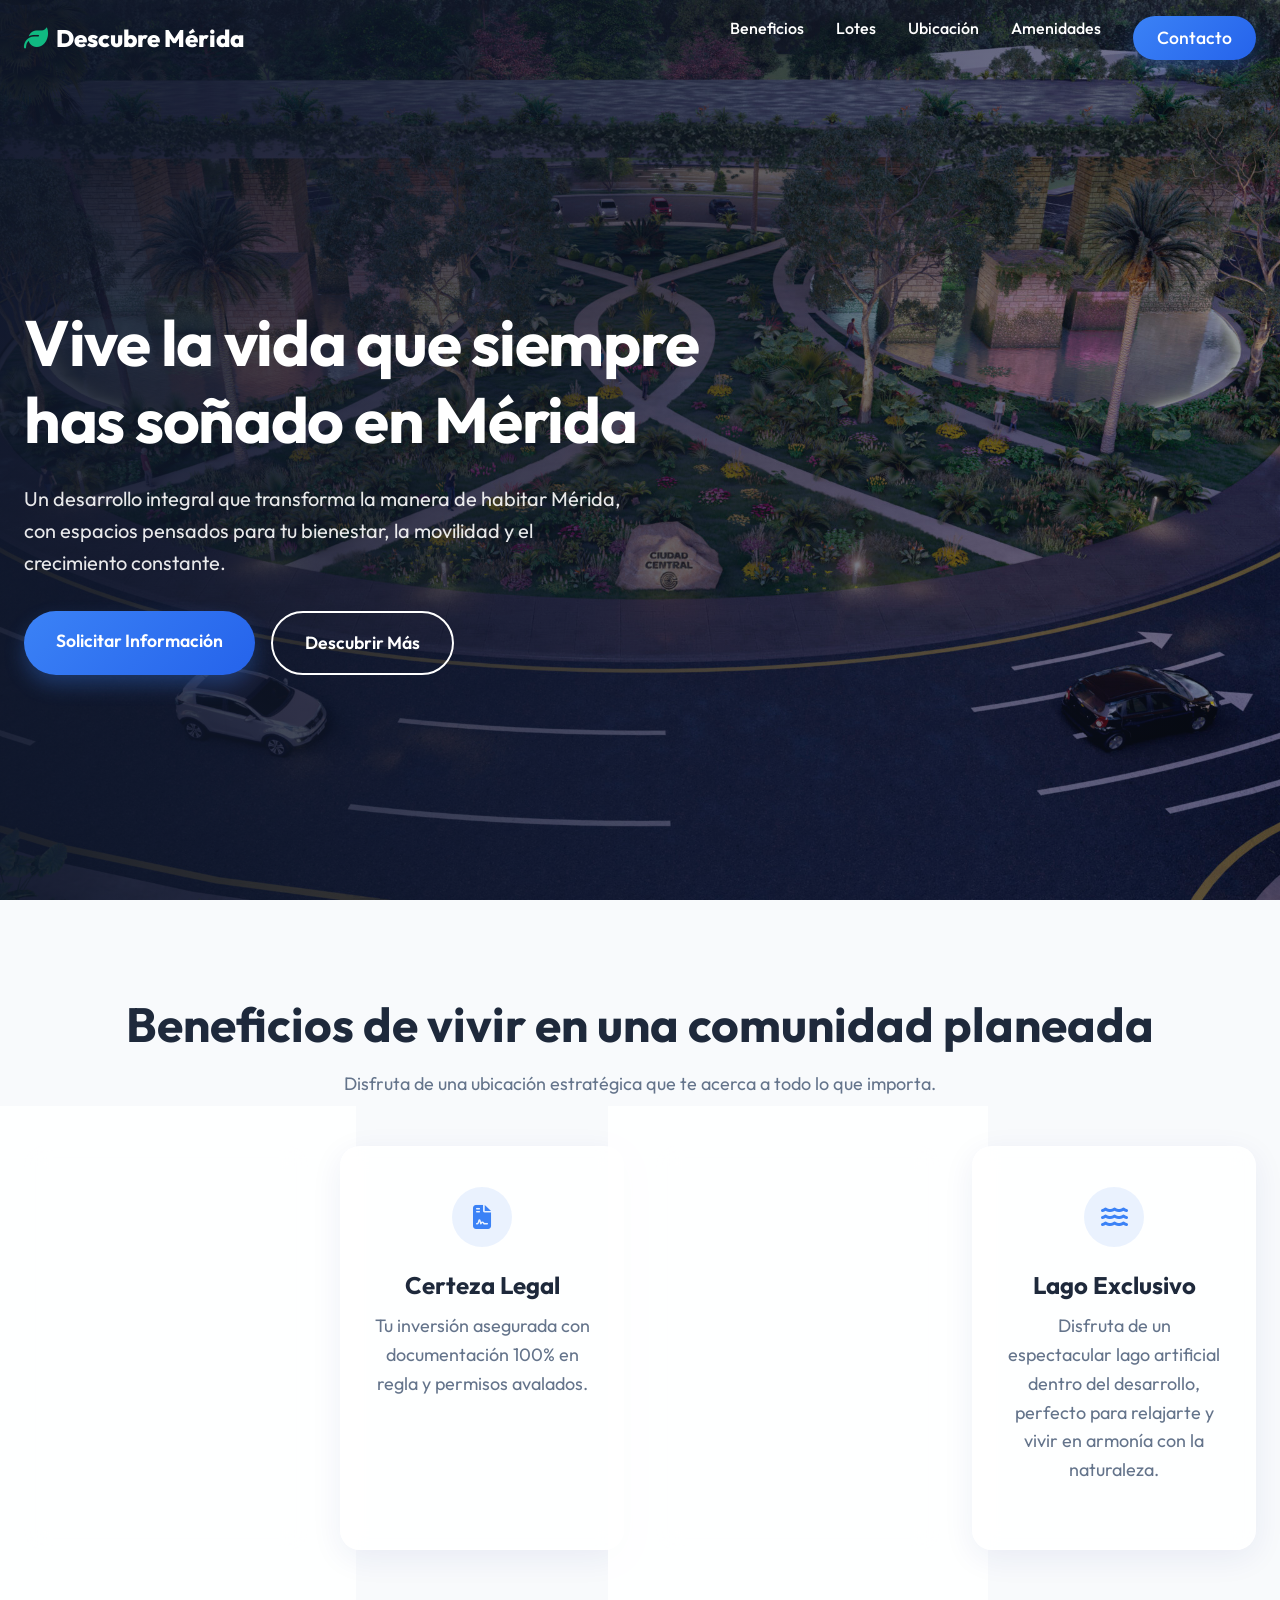
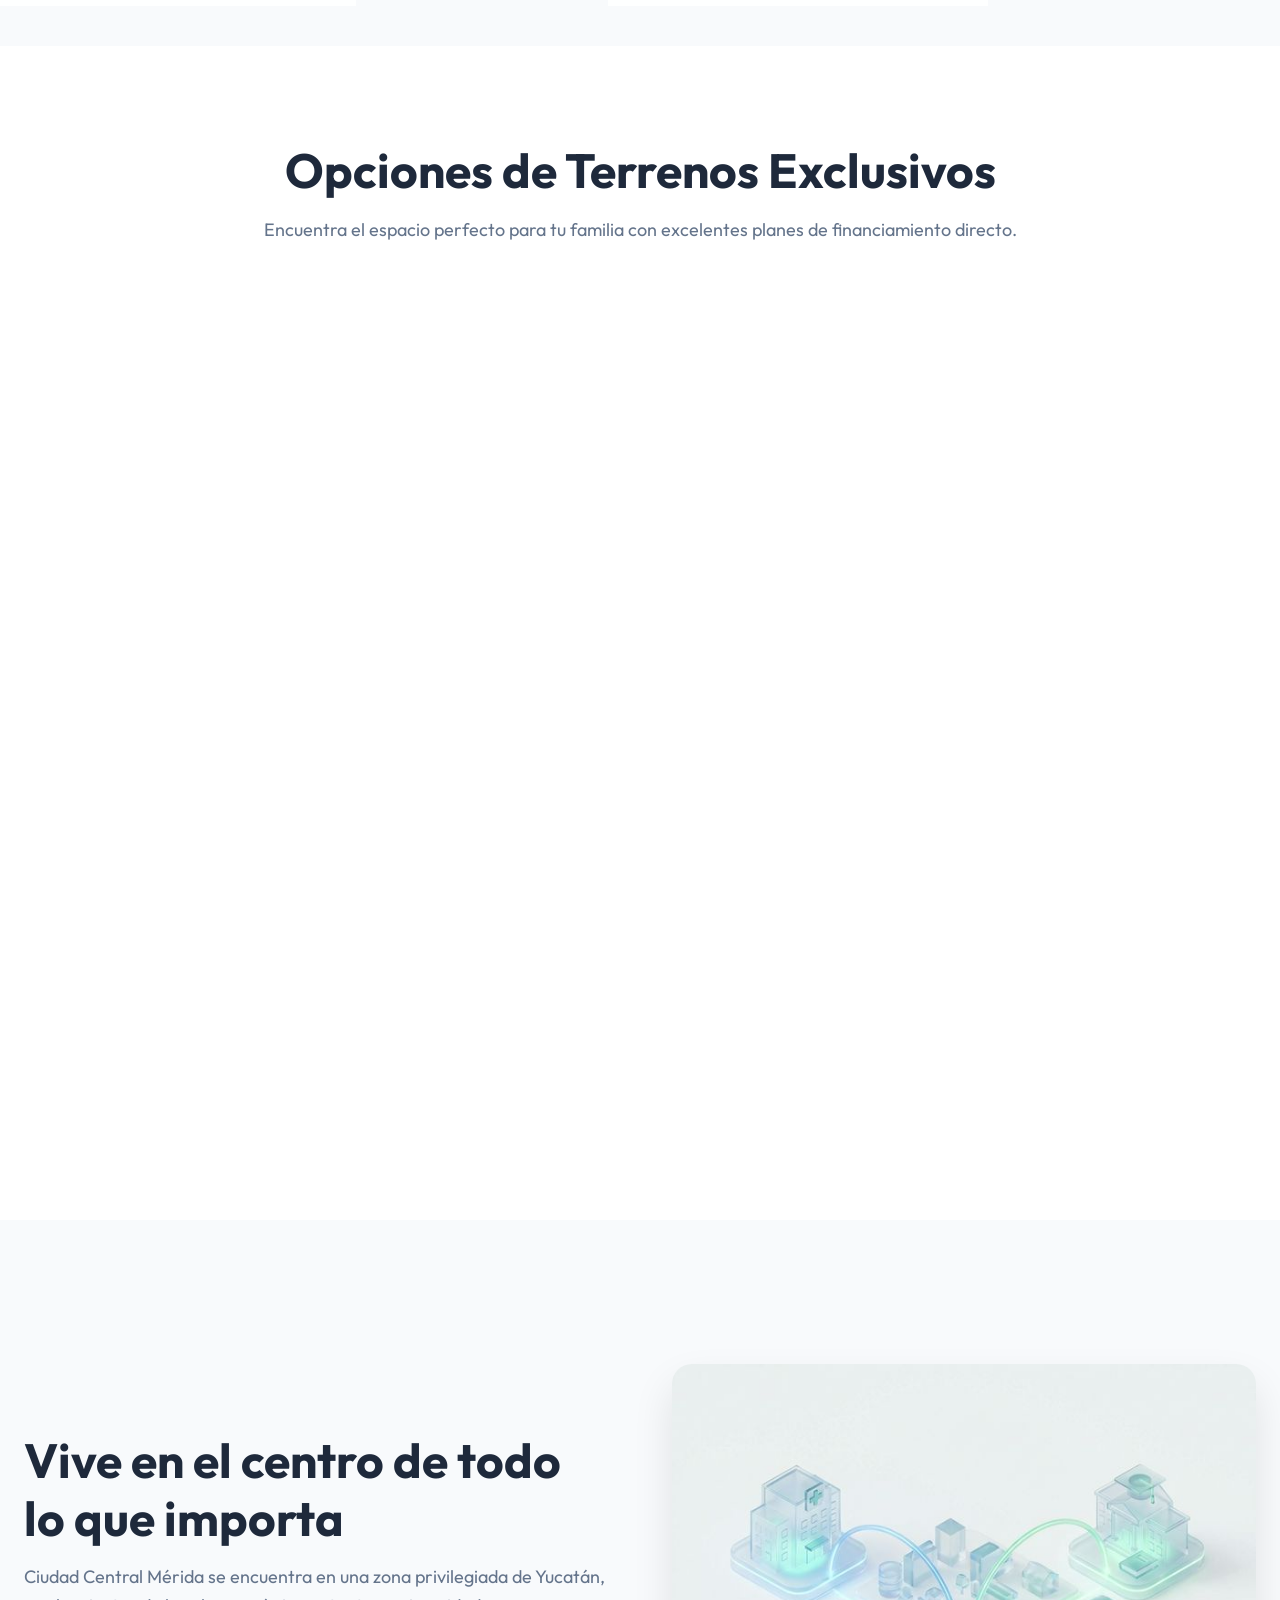
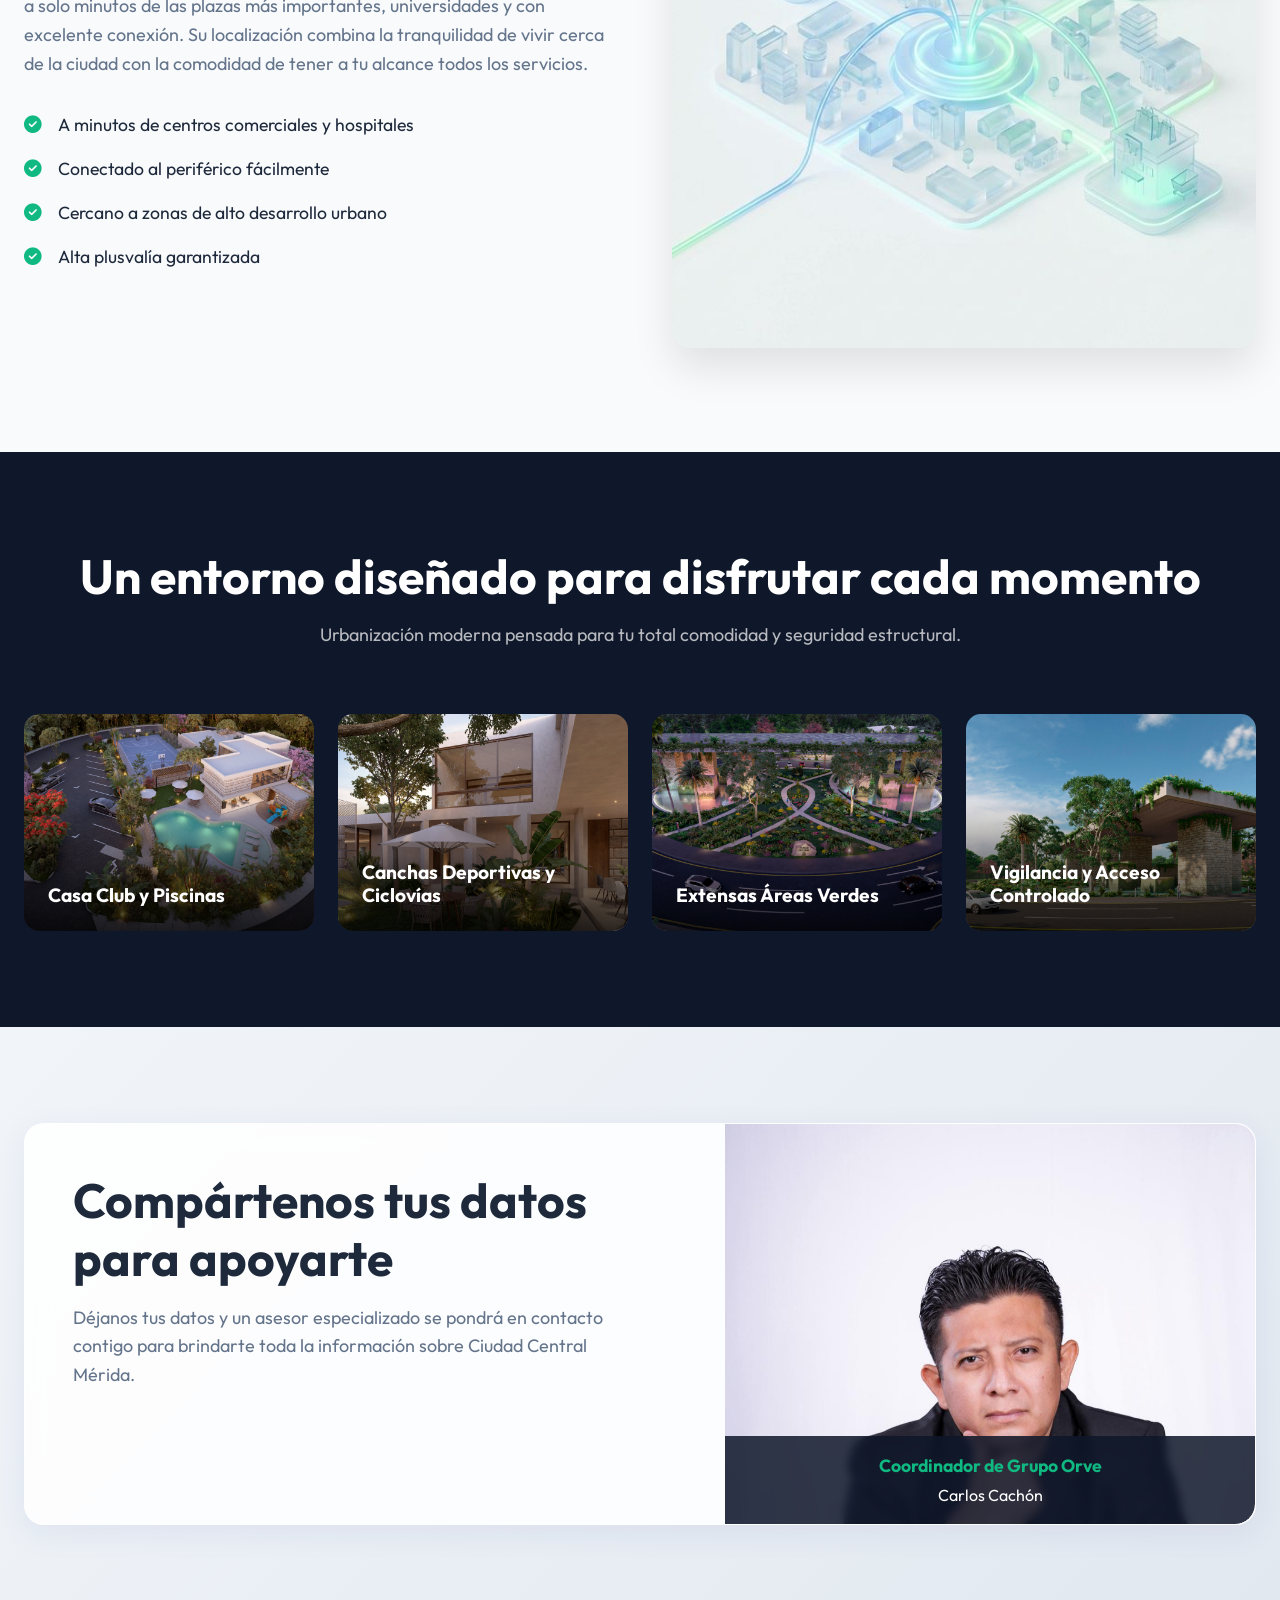
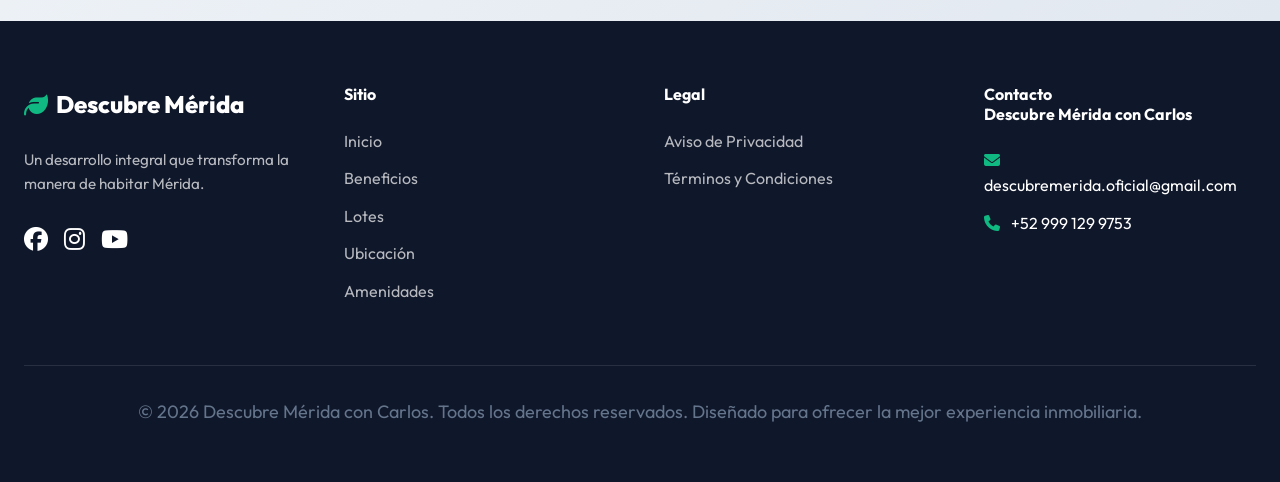
<file: index.html>
<!doctype html>
<html lang="es">

<head>
  <meta charset="UTF-8" />
  <meta name="viewport" content="width=device-width, initial-scale=1.0" />
  <title>
    Descubre Mérida con Carlos - Vive la vida que siempre has soñado
  </title>
  <meta name="description"
    content="Vive, trabaja y disfruta en un entorno diseñado para conectar personas, experiencias y oportunidades. Un desarrollo integral que transforma la manera de habitar Mérida." />
  <!-- Fonts: Outfit for modern look -->
  <link rel="preconnect" href="https://fonts.googleapis.com" />
  <link rel="preconnect" href="https://fonts.gstatic.com" crossorigin />
  <link href="https://fonts.googleapis.com/css2?family=Outfit:wght@300;400;500;600;700;800&display=swap"
    rel="stylesheet" />
  <!-- FontAwesome for icons -->
  <link rel="stylesheet" href="https://cdnjs.cloudflare.com/ajax/libs/font-awesome/6.4.0/css/all.min.css" />
  <!-- Main CSS -->
  <link rel="stylesheet" href="assets/css/styles.css" />
</head>

<body>
  <!-- Navigation -->
  <nav class="navbar">
    <div class="container">
      <a href="#" class="logo">
        <i class="fa-solid fa-leaf" style="color: var(--accent)"></i>
        Descubre Mérida
      </a>
      <button class="mobile-menu-btn">
        <i class="fa-solid fa-bars"></i>
      </button>
      <ul class="nav-links">
        <li><a href="#beneficios">Beneficios</a></li>
        <li><a href="#lotes">Lotes</a></li>
        <li><a href="#ubicacion">Ubicación</a></li>
        <li><a href="#amenidades">Amenidades</a></li>
        <li>
          <a href="#contacto" class="btn btn-primary" style="padding: 0.5rem 1.5rem; color: white">Contacto</a>
        </li>
      </ul>
    </div>
  </nav>

  <!-- Hero Section -->
  <section class="hero" id="inicio">
    <div class="hero-overlay"></div>
    <div class="container reveal">
      <h1>Vive la vida que siempre has soñado en Mérida</h1>
      <p>
        Un desarrollo integral que transforma la manera de habitar Mérida, con
        espacios pensados para tu bienestar, la movilidad y el crecimiento
        constante.
      </p>
      <div class="hero-buttons">
        <a href="#contacto" class="btn btn-primary">Solicitar Información</a>
        <a href="#beneficios" class="btn btn-outline">Descubrir Más</a>
      </div>
    </div>
  </section>

  <!-- Benefits Section -->
  <section class="section backgound-light" id="beneficios">
    <div class="container">
      <div class="text-center reveal">
        <h2>Beneficios de vivir en una comunidad planeada</h2>
        <p>
          Disfruta de una ubicación estratégica que te acerca a todo lo que
          importa.
        </p>
      </div>

      <div class="features-grid">
        <div class="feature-card glass reveal">
          <div class="feature-icon">
            <i class="fa-solid fa-shield-halved"></i>
          </div>
          <h3>Seguridad</h3>
          <p>
            Yucatán se mantiene como el estado más seguro de México.
            Tranquilidad garantizada para tu familia.
          </p>
        </div>
        <div class="feature-card glass reveal" style="transition-delay: 0.1s">
          <div class="feature-icon">
            <i class="fa-solid fa-file-contract"></i>
          </div>
          <h3>Certeza Legal</h3>
          <p>
            Tu inversión asegurada con documentación 100% en regla y permisos
            avalados.
          </p>
        </div>
        <div class="feature-card glass reveal" style="transition-delay: 0.2s">
          <div class="feature-icon">
            <i class="fa-solid fa-golf-ball-tee"></i>
          </div>
          <h3>Campo de Golf</h3>
          <p>
            Perfecciona tu swing y disfruta de exclusivas tardes de juego en
            nuestro espectacular campo de golf rodeado de naturaleza.
          </p>
        </div>
        <div class="feature-card glass reveal" style="transition-delay: 0.3s">
          <div class="feature-icon"><i class="fa-solid fa-water"></i></div>
          <h3>Lago Exclusivo</h3>
          <p>
            Disfruta de un espectacular lago artificial dentro del desarrollo,
            perfecto para relajarte y vivir en armonía con la naturaleza.
          </p>
        </div>
      </div>
    </div>
  </section>

  <!-- Pricing / Lots Section -->
  <section class="section" id="lotes" style="background: white">
    <div class="container">
      <div class="text-center reveal">
        <h2>Opciones de Terrenos Exclusivos</h2>
        <p>
          Encuentra el espacio perfecto para tu familia con excelentes planes
          de financiamiento directo.
        </p>
      </div>

      <div class="pricing-grid">
        <!-- Lot 1 -->
        <div class="pricing-card glass reveal">
          <div class="pricing-header">
            <span class="pricing-badge">DESDE</span>
            <h3>133 M²</h3>
          </div>
          <div class="pricing-shape">
            <svg viewBox="0 0 100 80" width="100%" height="100%" style="overflow: visible">
              <!-- Vertical lot (width 7, length 19 -> scaled down visually) -->
              <polygon points="35,5 65,5 65,75 35,75" fill="var(--accent)" fill-opacity="0.1" stroke="var(--accent)"
                stroke-width="2" />
              <text x="50" y="40" font-family="Outfit" font-size="8" font-weight="bold" fill="var(--accent)"
                text-anchor="middle">
                7x19 M
              </text>
            </svg>
          </div>
          <div class="pricing-details">
            <p class="price-label">Precio de lista aprox.</p>
            <h4 class="price-value">
              $678,300<span class="currency">MXN</span>
            </h4>
            <div class="divider"></div>
            <p class="price-label">Mensualidad desde</p>
            <h4 class="monthly-value">
              $3,316<span class="currency">MXN</span>
            </h4>
            <div class="divider"></div>
            <p class="price-label">Financiamiento hasta</p>
            <h4 class="financing-value">180 MESES</h4>
          </div>
          <div class="pricing-action">
            <a href="#contacto" class="btn btn-outline pricing-btn">Cotizar Ahora</a>
          </div>
        </div>

        <!-- Lot 2 -->
        <div class="pricing-card glass reveal highlighted" style="transition-delay: 0.1s">
          <div class="pricing-header">
            <span class="pricing-badge highlighted-text">DESDE</span>
            <h3 class="highlighted-text">247.29 M²</h3>
          </div>
          <div class="pricing-shape">
            <svg viewBox="0 0 100 80" width="100%" height="100%" style="overflow: visible">
              <polygon points="30,10 70,10 90,70 10,70" fill="var(--secondary)" fill-opacity="0.1"
                stroke="var(--secondary)" stroke-width="2" />
              <text x="50" y="45" font-family="Outfit" font-size="8" font-weight="bold" fill="var(--secondary)"
                text-anchor="middle">
                Irregular
              </text>
            </svg>
          </div>
          <div class="pricing-details">
            <p class="price-label">Precio de lista aprox.</p>
            <h4 class="price-value">
              $1,261,179<span class="currency">MXN</span>
            </h4>
            <div class="divider"></div>
            <p class="price-label">Mensualidad desde</p>
            <h4 class="monthly-value">
              $6,165<span class="currency">MXN</span>
            </h4>
            <div class="divider"></div>
            <p class="price-label">Financiamiento hasta</p>
            <h4 class="financing-value">180 MESES</h4>
          </div>
          <div class="pricing-action">
            <a href="#contacto" class="btn btn-primary pricing-btn" style="color: white">Cotizar Ahora</a>
          </div>
        </div>

        <!-- Lot 3 -->
        <div class="pricing-card glass reveal" style="transition-delay: 0.2s">
          <div class="pricing-header">
            <span class="pricing-badge">DESDE</span>
            <h3>304.3 M²</h3>
          </div>
          <div class="pricing-shape">
            <svg viewBox="0 0 100 80" width="100%" height="100%" style="overflow: visible">
              <polygon points="40,10 60,10 95,70 5,70" fill="var(--accent)" fill-opacity="0.1" stroke="var(--accent)"
                stroke-width="2" />
              <text x="50" y="45" font-family="Outfit" font-size="8" font-weight="bold" fill="var(--accent)"
                text-anchor="middle">
                Irregular
              </text>
            </svg>
          </div>
          <div class="pricing-details">
            <p class="price-label">Precio de lista aprox.</p>
            <h4 class="price-value">
              $1,551,930<span class="currency">MXN</span>
            </h4>
            <div class="divider"></div>
            <p class="price-label">Mensualidad desde</p>
            <h4 class="monthly-value">
              $7,587<span class="currency">MXN</span>
            </h4>
            <div class="divider"></div>
            <p class="price-label">Financiamiento hasta</p>
            <h4 class="financing-value">180 MESES</h4>
          </div>
          <div class="pricing-action">
            <a href="#contacto" class="btn btn-outline pricing-btn">Cotizar Ahora</a>
          </div>
        </div>
      </div>
    </div>
  </section>

  <!-- Location Section -->
  <section class="section" id="ubicacion">
    <div class="container">
      <div class="location-content">
        <div class="reveal">
          <h2>Vive en el centro de todo lo que importa</h2>
          <p>
            Ciudad Central Mérida se encuentra en una zona privilegiada de
            Yucatán, a solo minutos de las plazas más importantes,
            universidades y con excelente conexión. Su localización combina la
            tranquilidad de vivir cerca de la ciudad con la comodidad de tener
            a tu alcance todos los servicios.
          </p>
          <ul class="location-list">
            <li>
              <i class="fa-solid fa-check-circle"></i> A minutos de centros
              comerciales y hospitales
            </li>
            <li>
              <i class="fa-solid fa-check-circle"></i> Conectado al periférico
              fácilmente
            </li>
            <li>
              <i class="fa-solid fa-check-circle"></i> Cercano a zonas de alto
              desarrollo urbano
            </li>
            <li>
              <i class="fa-solid fa-check-circle"></i> Alta plusvalía
              garantizada
            </li>
          </ul>
        </div>
        <div class="reveal">
          <!-- Placeholder, will generate real image -->
          <img src="assets/images/location-map.webp" alt="Mapa de Ubicación de Ciudad Central Mérida"
            class="location-img" />
        </div>
      </div>
    </div>
  </section>

  <!-- Amenities Section -->
  <section class="section amenities" id="amenidades">
    <div class="container">
      <div class="text-center reveal">
        <h2>Un entorno diseñado para disfrutar cada momento</h2>
        <p>
          Urbanización moderna pensada para tu total comodidad y seguridad
          estructural.
        </p>
      </div>

      <div class="amenities-grid">
        <div class="amenity-card reveal">
          <img src="assets/images/casa-club-ciudad-central-merida-scaled.jpg" alt="Casa Club y Piscinas" />
          <div class="amenity-overlay">
            <h4>Casa Club y Piscinas</h4>
          </div>
        </div>
        <div class="amenity-card reveal" style="transition-delay: 0.1s">
          <img src="assets/images/ciudad-central-merida-casa-club-de-grupo-orve-scaled.jpg" alt="Canchas Deportivas" />
          <div class="amenity-overlay">
            <h4>Canchas Deportivas y Ciclovías</h4>
          </div>
        </div>
        <div class="amenity-card reveal" style="transition-delay: 0.2s">
          <img src="assets/images/ciudad-central-merida-estilo-de-vida-scaled.jpg" alt="Áreas Verdes" />
          <div class="amenity-overlay">
            <h4>Extensas Áreas Verdes</h4>
          </div>
        </div>
        <div class="amenity-card reveal" style="transition-delay: 0.3s">
          <img src="assets/images/ciudad-central-merida-de-grupo-orve-scaled.jpg" alt="Seguridad 24/7" />
          <div class="amenity-overlay">
            <h4>Vigilancia y Acceso Controlado</h4>
          </div>
        </div>
      </div>
    </div>
  </section>

  <!-- Contact Section -->
  <section class="section contact-section" id="contacto">
    <div class="container">
      <div class="contact-wrap glass">
        <div class="contact-form reveal">
          <h2>Compártenos tus datos para apoyarte</h2>
          <p>
            Déjanos tus datos y un asesor especializado se pondrá en contacto
            contigo para brindarte toda la información sobre Ciudad Central
            Mérida.
          </p>
          <div id="leadForm">
            <script src="https://js.hsforms.net/forms/embed/22530901.js" defer></script>
            <div class="hs-form-frame" data-region="na1" data-form-id="f851e1c3-e565-45c4-a88b-e98d775d2d2f"
              data-portal-id="22530901"></div>
          </div>
        </div>
        <div class="contact-info reveal">
          <div class="advisor-slider">
            <div class="slider-img active">
              <img src="assets/images/foto-asesor-carlos.jpeg" alt="Asesor Carlos" class="advisor-img" />
              <div class="advisor-info">
                <strong>Coordinador de Grupo Orve</strong>
                Carlos Cachón
              </div>
            </div>
            <div class="slider-img">
              <img src="assets/images/foto-asesor-javier.jpeg" alt="Asesor Javier" class="advisor-img"
                id="javier-img" />
              <div class="advisor-info">
                <strong>Asesor Senior</strong>
                Javier Gutierrez
              </div>
            </div>
          </div>
        </div>
      </div>
    </div>
  </section>

  <!-- Footer -->
  <footer>
    <div class="container">
      <div class="footer-grid">
        <div class="footer-col">
          <a href="#" class="logo" style="margin-bottom: 1.5rem; display: inline-flex">
            <i class="fa-solid fa-leaf" style="color: var(--accent)"></i>
            Descubre Mérida
          </a>
          <p style="color: rgba(255, 255, 255, 0.7); font-size: 0.95rem">
            Un desarrollo integral que transforma la manera de habitar Mérida.
          </p>
          <div style="display: flex; gap: 1rem; margin-top: 1rem">
            <a href="https://www.facebook.com/grupoorve/" style="color: white; font-size: 1.5rem"><i
                class="fa-brands fa-facebook"></i></a>
            <a href="https://www.instagram.com/grupoorve/" style="color: white; font-size: 1.5rem"><i
                class="fa-brands fa-instagram"></i></a>
            <a href="https://www.youtube.com/@grupoorveoficial" style="color: white; font-size: 1.5rem"><i
                class="fa-brands fa-youtube"></i></a>
          </div>
        </div>
        <div class="footer-col">
          <h4>Sitio</h4>
          <ul class="footer-links">
            <li><a href="#inicio">Inicio</a></li>
            <li><a href="#beneficios">Beneficios</a></li>
            <li><a href="#lotes">Lotes</a></li>
            <li><a href="#ubicacion">Ubicación</a></li>
            <li><a href="#amenidades">Amenidades</a></li>
          </ul>
        </div>
        <div class="footer-col">
          <h4>Legal</h4>
          <ul class="footer-links">
            <li><a href="privacy.html">Aviso de Privacidad</a></li>
            <li><a href="terms.html">Términos y Condiciones</a></li>
          </ul>
        </div>
        <div class="footer-col">
          <h4>Contacto <br> Descubre Mérida con Carlos</h4>
          <ul class="footer-links">
            <li>
              <i class="fa-solid fa-envelope" style="margin-right: 0.2rem; color: var(--accent)"></i>
              descubremerida.oficial@gmail.com
            </li>
            <li>
              <i class="fa-solid fa-phone" style="margin-right: 0.5rem; color: var(--accent)"></i>
              +52 999 129 9753
            </li>
          </ul>
        </div>
      </div>
      <div class="footer-bottom">
        <p>
          &copy; 2026 Descubre Mérida con Carlos. Todos los derechos
          reservados. Diseñado para ofrecer la mejor experiencia inmobiliaria.
        </p>
      </div>
    </div>
  </footer>

  <script src="assets/js/main.js"></script>
</body>

</html>
</file>
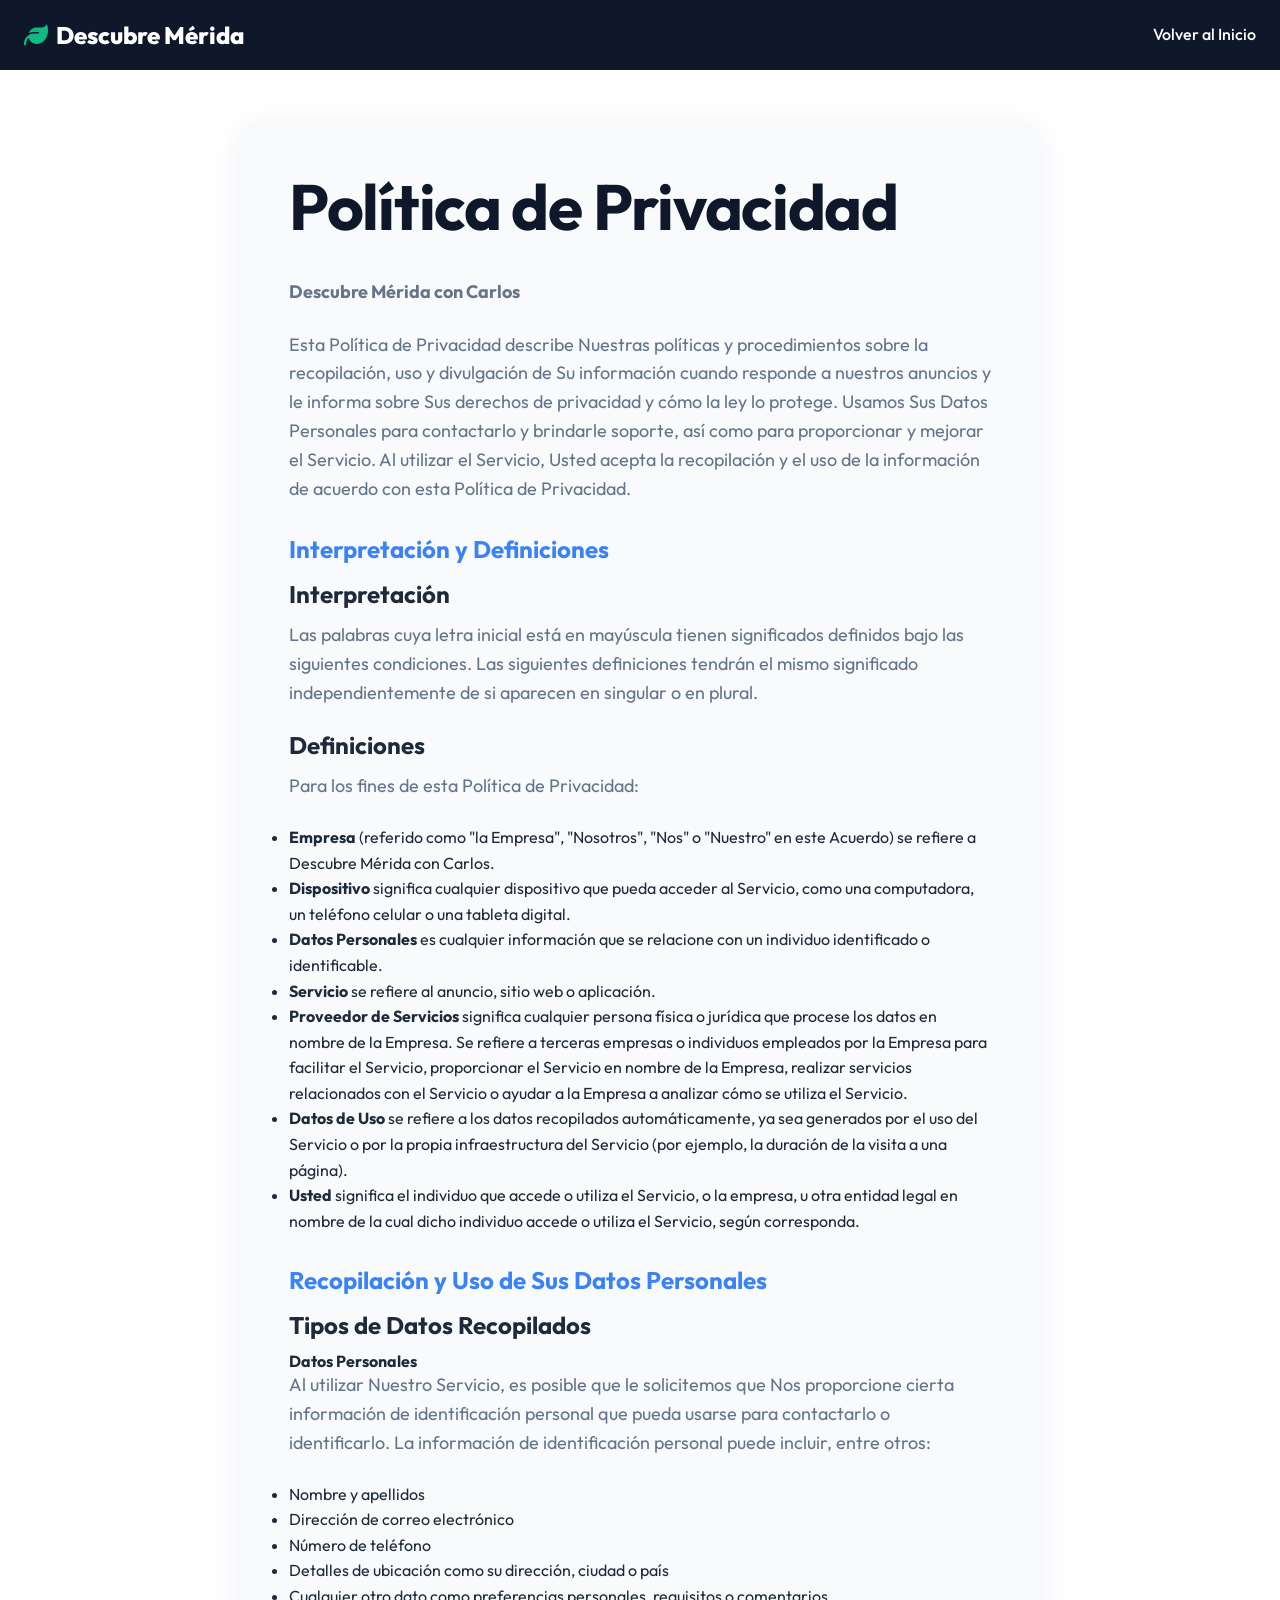
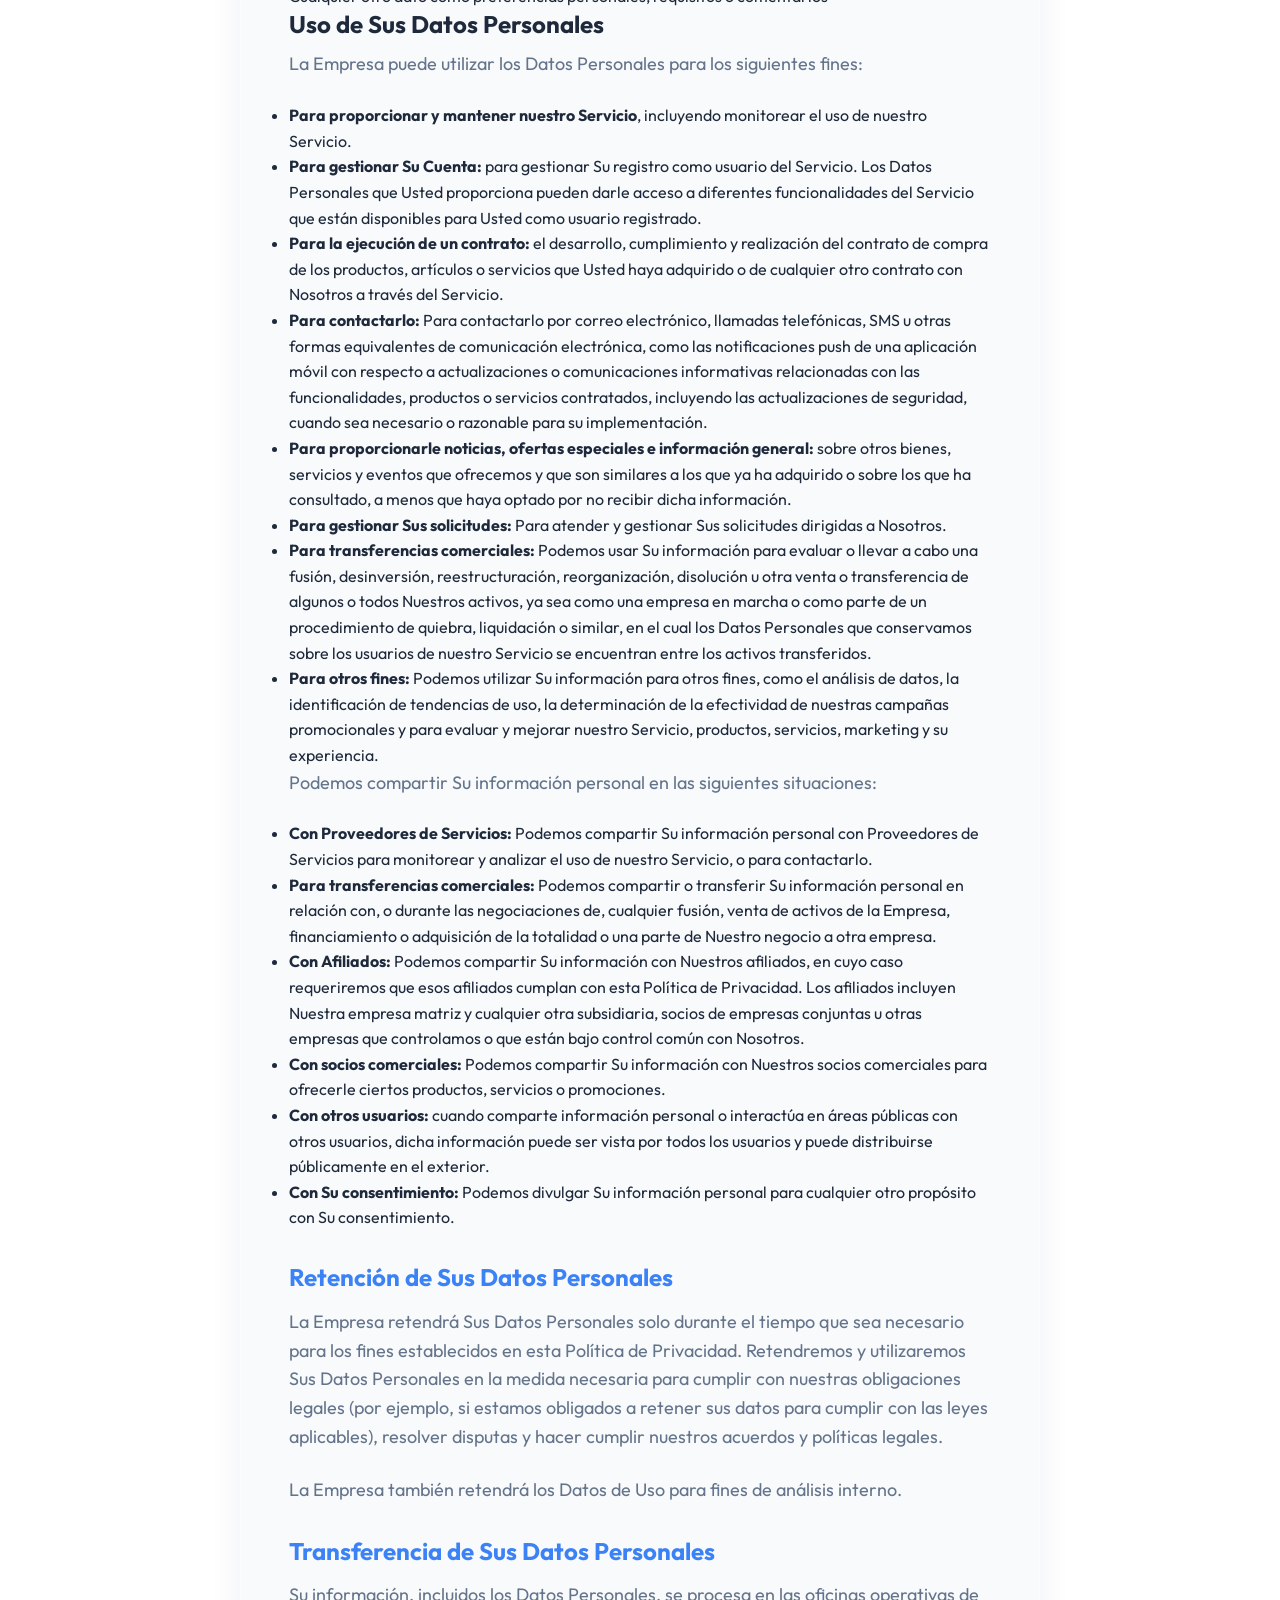
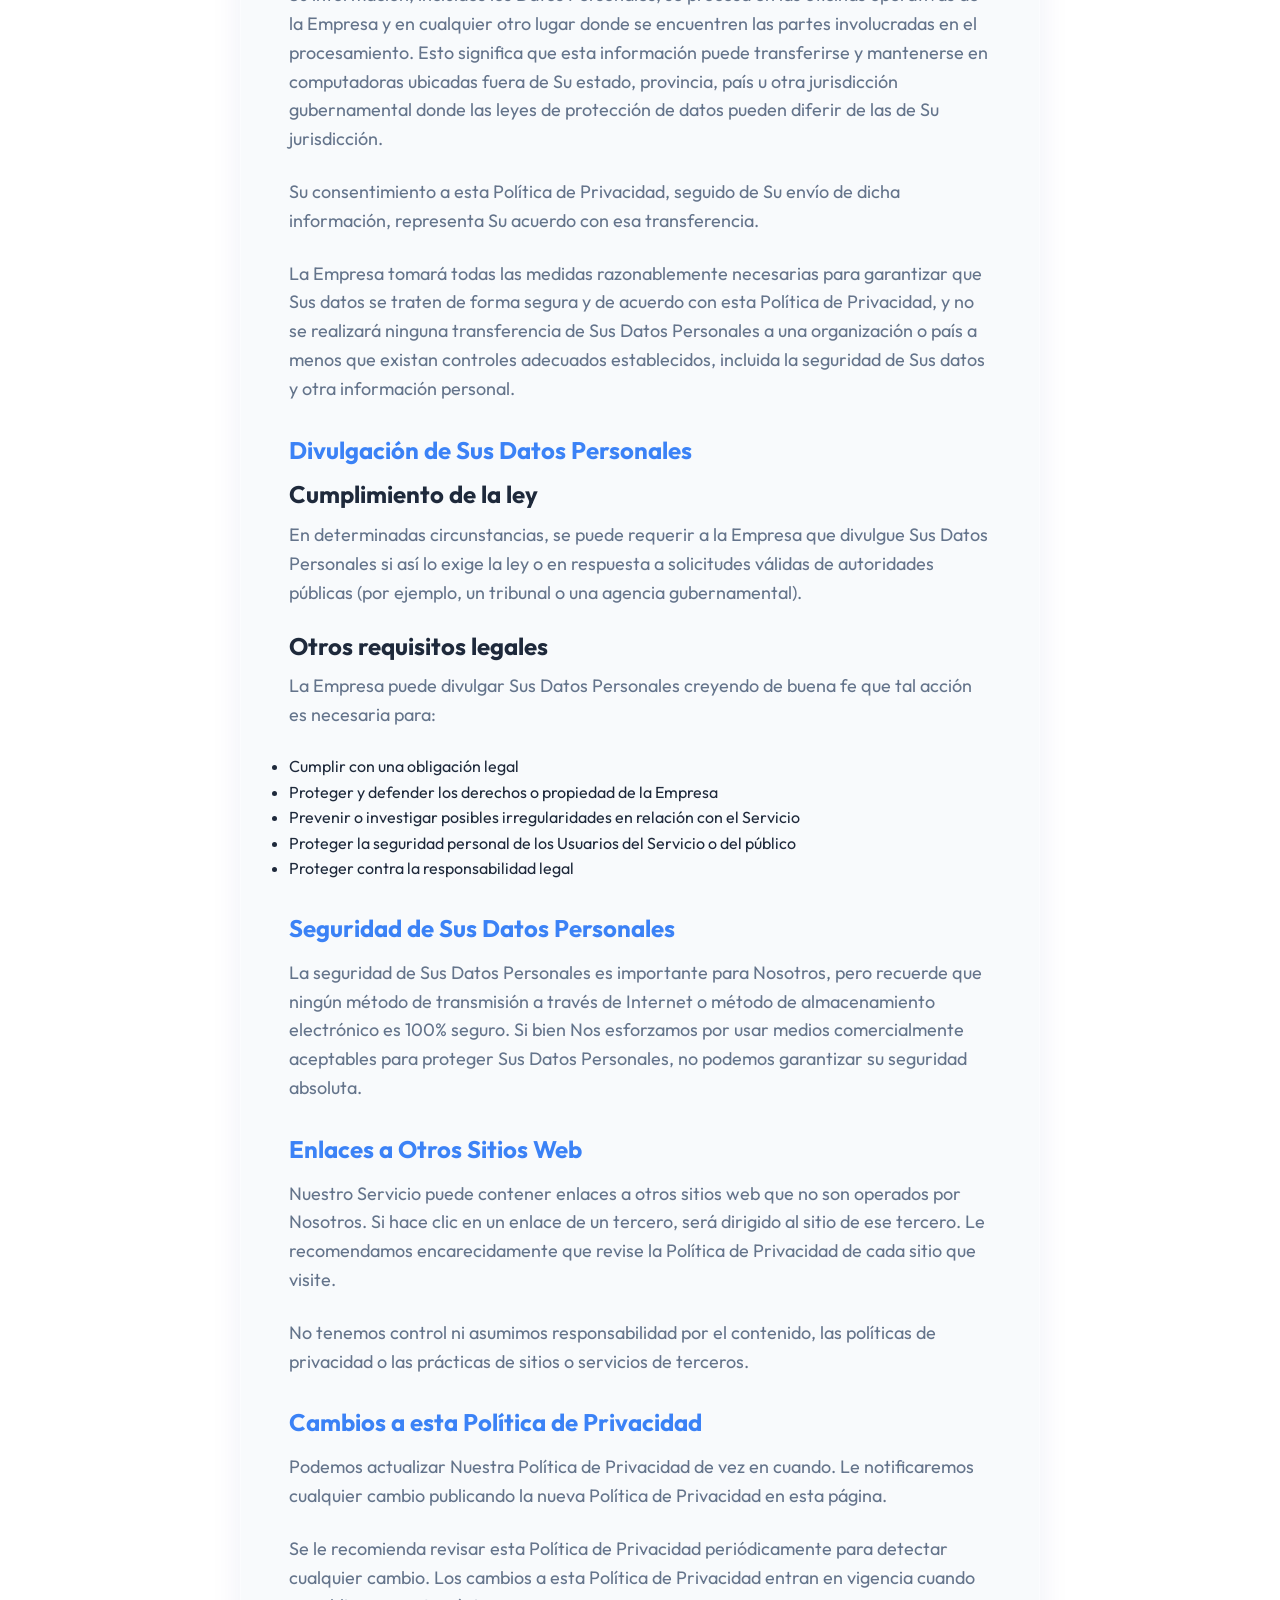
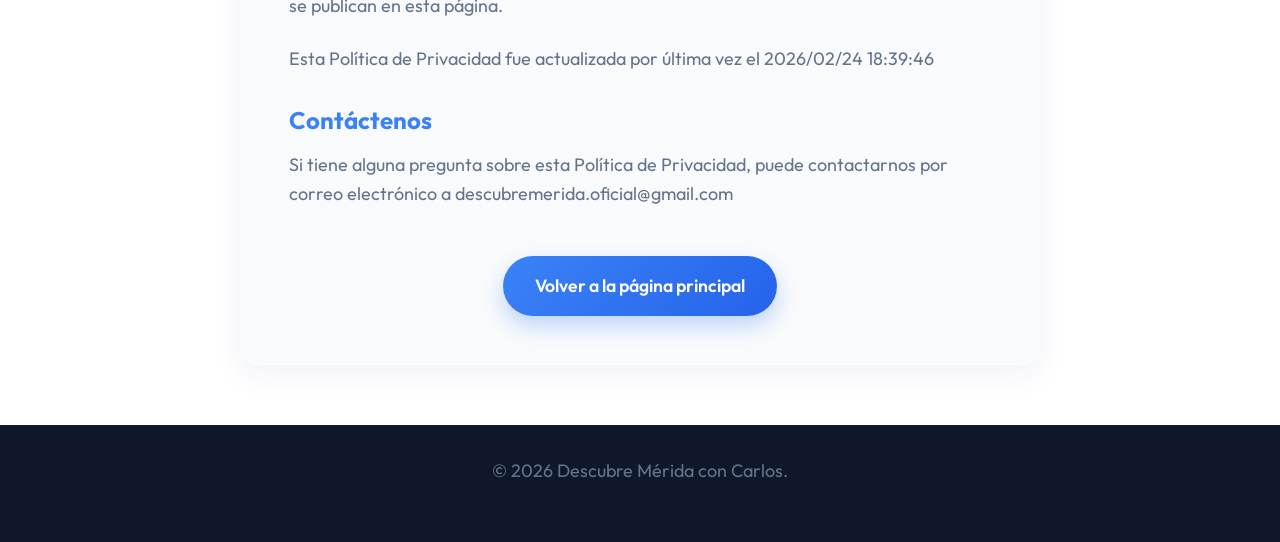
<file: privacy.html>
<!doctype html>
<html lang="es">

<head>
  <meta charset="UTF-8" />
  <meta name="viewport" content="width=device-width, initial-scale=1.0" />
  <title>Aviso de Privacidad - Descubre Mérida con Carlos</title>
  <!-- Fonts -->
  <link href="https://fonts.googleapis.com/css2?family=Outfit:wght@300;400;500;600;700;800&display=swap"
    rel="stylesheet" />
  <link rel="stylesheet" href="assets/css/styles.css" />
  <link rel="stylesheet" href="https://cdnjs.cloudflare.com/ajax/libs/font-awesome/6.4.0/css/all.min.css" />
</head>

<body>
  <!-- Navigation -->
  <nav class="navbar" style="background: var(--primary)">
    <div class="container">
      <a href="index.html" class="logo">
        <i class="fa-solid fa-leaf" style="color: var(--accent)"></i>
        Descubre Mérida
      </a>
      <ul class="nav-links">
        <li><a href="index.html">Volver al Inicio</a></li>
      </ul>
    </div>
  </nav>

  <!-- Legal Content -->
  <section class="legal-page">
    <div class="container">
      <div class="legal-content glass" style="padding: 3rem; background: var(--background)">
        <h1>Política de Privacidad</h1>
        <p><strong>Descubre Mérida con Carlos</strong></p>

        <p>Esta Política de Privacidad describe Nuestras políticas y procedimientos sobre la recopilación, uso y
          divulgación de Su información cuando responde a nuestros anuncios y le informa sobre Sus derechos de
          privacidad y cómo la ley lo protege. Usamos Sus Datos Personales para contactarlo y brindarle soporte, así
          como para proporcionar y mejorar el Servicio. Al utilizar el Servicio, Usted acepta la recopilación y el uso
          de la información de acuerdo con esta Política de Privacidad.</p>

        <h2>Interpretación y Definiciones</h2>
        <h3>Interpretación</h3>
        <p>Las palabras cuya letra inicial está en mayúscula tienen significados definidos bajo las siguientes
          condiciones. Las siguientes definiciones tendrán el mismo significado independientemente de si aparecen en
          singular o en plural.</p>

        <h3>Definiciones</h3>
        <p>Para los fines de esta Política de Privacidad:</p>
        <ul>
          <li><strong>Empresa</strong> (referido como "la Empresa", "Nosotros", "Nos" o "Nuestro" en este Acuerdo) se
            refiere a Descubre Mérida con Carlos.</li>
          <li><strong>Dispositivo</strong> significa cualquier dispositivo que pueda acceder al Servicio, como una
            computadora, un teléfono celular o una tableta digital.</li>
          <li><strong>Datos Personales</strong> es cualquier información que se relacione con un individuo identificado
            o identificable.</li>
          <li><strong>Servicio</strong> se refiere al anuncio, sitio web o aplicación.</li>
          <li><strong>Proveedor de Servicios</strong> significa cualquier persona física o jurídica que procese los
            datos en nombre de la Empresa. Se refiere a terceras empresas o individuos empleados por la Empresa para
            facilitar el Servicio, proporcionar el Servicio en nombre de la Empresa, realizar servicios relacionados con
            el Servicio o ayudar a la Empresa a analizar cómo se utiliza el Servicio.</li>
          <li><strong>Datos de Uso</strong> se refiere a los datos recopilados automáticamente, ya sea generados por el
            uso del Servicio o por la propia infraestructura del Servicio (por ejemplo, la duración de la visita a una
            página).</li>
          <li><strong>Usted</strong> significa el individuo que accede o utiliza el Servicio, o la empresa, u otra
            entidad legal en nombre de la cual dicho individuo accede o utiliza el Servicio, según corresponda.</li>
        </ul>

        <h2>Recopilación y Uso de Sus Datos Personales</h2>
        <h3>Tipos de Datos Recopilados</h3>
        <h4>Datos Personales</h4>
        <p>Al utilizar Nuestro Servicio, es posible que le solicitemos que Nos proporcione cierta información de
          identificación personal que pueda usarse para contactarlo o identificarlo. La información de identificación
          personal puede incluir, entre otros:</p>
        <ul>
          <li>Nombre y apellidos</li>
          <li>Dirección de correo electrónico</li>
          <li>Número de teléfono</li>
          <li>Detalles de ubicación como su dirección, ciudad o país</li>
          <li>Cualquier otro dato como preferencias personales, requisitos o comentarios</li>
        </ul>

        <h3>Uso de Sus Datos Personales</h3>
        <p>La Empresa puede utilizar los Datos Personales para los siguientes fines:</p>
        <ul>
          <li><strong>Para proporcionar y mantener nuestro Servicio</strong>, incluyendo monitorear el uso de nuestro
            Servicio.</li>
          <li><strong>Para gestionar Su Cuenta:</strong> para gestionar Su registro como usuario del Servicio. Los Datos
            Personales que Usted proporciona pueden darle acceso a diferentes funcionalidades del Servicio que están
            disponibles para Usted como usuario registrado.</li>
          <li><strong>Para la ejecución de un contrato:</strong> el desarrollo, cumplimiento y realización del contrato
            de compra de los productos, artículos o servicios que Usted haya adquirido o de cualquier otro contrato con
            Nosotros a través del Servicio.</li>
          <li><strong>Para contactarlo:</strong> Para contactarlo por correo electrónico, llamadas telefónicas, SMS u
            otras formas equivalentes de comunicación electrónica, como las notificaciones push de una aplicación móvil
            con respecto a actualizaciones o comunicaciones informativas relacionadas con las funcionalidades, productos
            o servicios contratados, incluyendo las actualizaciones de seguridad, cuando sea necesario o razonable para
            su implementación.</li>
          <li><strong>Para proporcionarle noticias, ofertas especiales e información general:</strong> sobre otros
            bienes, servicios y eventos que ofrecemos y que son similares a los que ya ha adquirido o sobre los que ha
            consultado, a menos que haya optado por no recibir dicha información.</li>
          <li><strong>Para gestionar Sus solicitudes:</strong> Para atender y gestionar Sus solicitudes dirigidas a
            Nosotros.</li>
          <li><strong>Para transferencias comerciales:</strong> Podemos usar Su información para evaluar o llevar a cabo
            una fusión, desinversión, reestructuración, reorganización, disolución u otra venta o transferencia de
            algunos o todos Nuestros activos, ya sea como una empresa en marcha o como parte de un procedimiento de
            quiebra, liquidación o similar, en el cual los Datos Personales que conservamos sobre los usuarios de
            nuestro Servicio se encuentran entre los activos transferidos.</li>
          <li><strong>Para otros fines:</strong> Podemos utilizar Su información para otros fines, como el análisis de
            datos, la identificación de tendencias de uso, la determinación de la efectividad de nuestras campañas
            promocionales y para evaluar y mejorar nuestro Servicio, productos, servicios, marketing y su experiencia.
          </li>
        </ul>

        <p>Podemos compartir Su información personal en las siguientes situaciones:</p>
        <ul>
          <li><strong>Con Proveedores de Servicios:</strong> Podemos compartir Su información personal con Proveedores
            de Servicios para monitorear y analizar el uso de nuestro Servicio, o para contactarlo.</li>
          <li><strong>Para transferencias comerciales:</strong> Podemos compartir o transferir Su información personal
            en relación con, o durante las negociaciones de, cualquier fusión, venta de activos de la Empresa,
            financiamiento o adquisición de la totalidad o una parte de Nuestro negocio a otra empresa.</li>
          <li><strong>Con Afiliados:</strong> Podemos compartir Su información con Nuestros afiliados, en cuyo caso
            requeriremos que esos afiliados cumplan con esta Política de Privacidad. Los afiliados incluyen Nuestra
            empresa matriz y cualquier otra subsidiaria, socios de empresas conjuntas u otras empresas que controlamos o
            que están bajo control común con Nosotros.</li>
          <li><strong>Con socios comerciales:</strong> Podemos compartir Su información con Nuestros socios comerciales
            para ofrecerle ciertos productos, servicios o promociones.</li>
          <li><strong>Con otros usuarios:</strong> cuando comparte información personal o interactúa en áreas públicas
            con otros usuarios, dicha información puede ser vista por todos los usuarios y puede distribuirse
            públicamente en el exterior.</li>
          <li><strong>Con Su consentimiento:</strong> Podemos divulgar Su información personal para cualquier otro
            propósito con Su consentimiento.</li>
        </ul>

        <h2>Retención de Sus Datos Personales</h2>
        <p>La Empresa retendrá Sus Datos Personales solo durante el tiempo que sea necesario para los fines establecidos
          en esta Política de Privacidad. Retendremos y utilizaremos Sus Datos Personales en la medida necesaria para
          cumplir con nuestras obligaciones legales (por ejemplo, si estamos obligados a retener sus datos para cumplir
          con las leyes aplicables), resolver disputas y hacer cumplir nuestros acuerdos y políticas legales.</p>
        <p>La Empresa también retendrá los Datos de Uso para fines de análisis interno.</p>

        <h2>Transferencia de Sus Datos Personales</h2>
        <p>Su información, incluidos los Datos Personales, se procesa en las oficinas operativas de la Empresa y en
          cualquier otro lugar donde se encuentren las partes involucradas en el procesamiento. Esto significa que esta
          información puede transferirse y mantenerse en computadoras ubicadas fuera de Su estado, provincia, país u
          otra jurisdicción gubernamental donde las leyes de protección de datos pueden diferir de las de Su
          jurisdicción.</p>
        <p>Su consentimiento a esta Política de Privacidad, seguido de Su envío de dicha información, representa Su
          acuerdo con esa transferencia.</p>
        <p>La Empresa tomará todas las medidas razonablemente necesarias para garantizar que Sus datos se traten de
          forma segura y de acuerdo con esta Política de Privacidad, y no se realizará ninguna transferencia de Sus
          Datos Personales a una organización o país a menos que existan controles adecuados establecidos, incluida la
          seguridad de Sus datos y otra información personal.</p>

        <h2>Divulgación de Sus Datos Personales</h2>
        <h3>Cumplimiento de la ley</h3>
        <p>En determinadas circunstancias, se puede requerir a la Empresa que divulgue Sus Datos Personales si así lo
          exige la ley o en respuesta a solicitudes válidas de autoridades públicas (por ejemplo, un tribunal o una
          agencia gubernamental).</p>

        <h3>Otros requisitos legales</h3>
        <p>La Empresa puede divulgar Sus Datos Personales creyendo de buena fe que tal acción es necesaria para:</p>
        <ul>
          <li>Cumplir con una obligación legal</li>
          <li>Proteger y defender los derechos o propiedad de la Empresa</li>
          <li>Prevenir o investigar posibles irregularidades en relación con el Servicio</li>
          <li>Proteger la seguridad personal de los Usuarios del Servicio o del público</li>
          <li>Proteger contra la responsabilidad legal</li>
        </ul>

        <h2>Seguridad de Sus Datos Personales</h2>
        <p>La seguridad de Sus Datos Personales es importante para Nosotros, pero recuerde que ningún método de
          transmisión a través de Internet o método de almacenamiento electrónico es 100% seguro. Si bien Nos esforzamos
          por usar medios comercialmente aceptables para proteger Sus Datos Personales, no podemos garantizar su
          seguridad absoluta.</p>

        <h2>Enlaces a Otros Sitios Web</h2>
        <p>Nuestro Servicio puede contener enlaces a otros sitios web que no son operados por Nosotros. Si hace clic en
          un enlace de un tercero, será dirigido al sitio de ese tercero. Le recomendamos encarecidamente que revise la
          Política de Privacidad de cada sitio que visite.</p>
        <p>No tenemos control ni asumimos responsabilidad por el contenido, las políticas de privacidad o las prácticas
          de sitios o servicios de terceros.</p>

        <h2>Cambios a esta Política de Privacidad</h2>
        <p>Podemos actualizar Nuestra Política de Privacidad de vez en cuando. Le notificaremos cualquier cambio
          publicando la nueva Política de Privacidad en esta página.</p>
        <p>Se le recomienda revisar esta Política de Privacidad periódicamente para detectar cualquier cambio. Los
          cambios a esta Política de Privacidad entran en vigencia cuando se publican en esta página.</p>
        <p>Esta Política de Privacidad fue actualizada por última vez el 2026/02/24 18:39:46</p>

        <h2>Contáctenos</h2>
        <p>Si tiene alguna pregunta sobre esta Política de Privacidad, puede contactarnos por correo electrónico a
          descubremerida.oficial@gmail.com</p>

        <div style="margin-top: 3rem; text-align: center">
          <a href="index.html" class="btn btn-primary">Volver a la página principal</a>
        </div>
      </div>
    </div>
  </section>

  <footer style="padding-top: 2rem">
    <div class="container">
      <div class="footer-bottom" style="border: none; padding-top: 0">
        <p>&copy; 2026 Descubre Mérida con Carlos.</p>
      </div>
    </div>
  </footer>
</body>

</html>
</file>
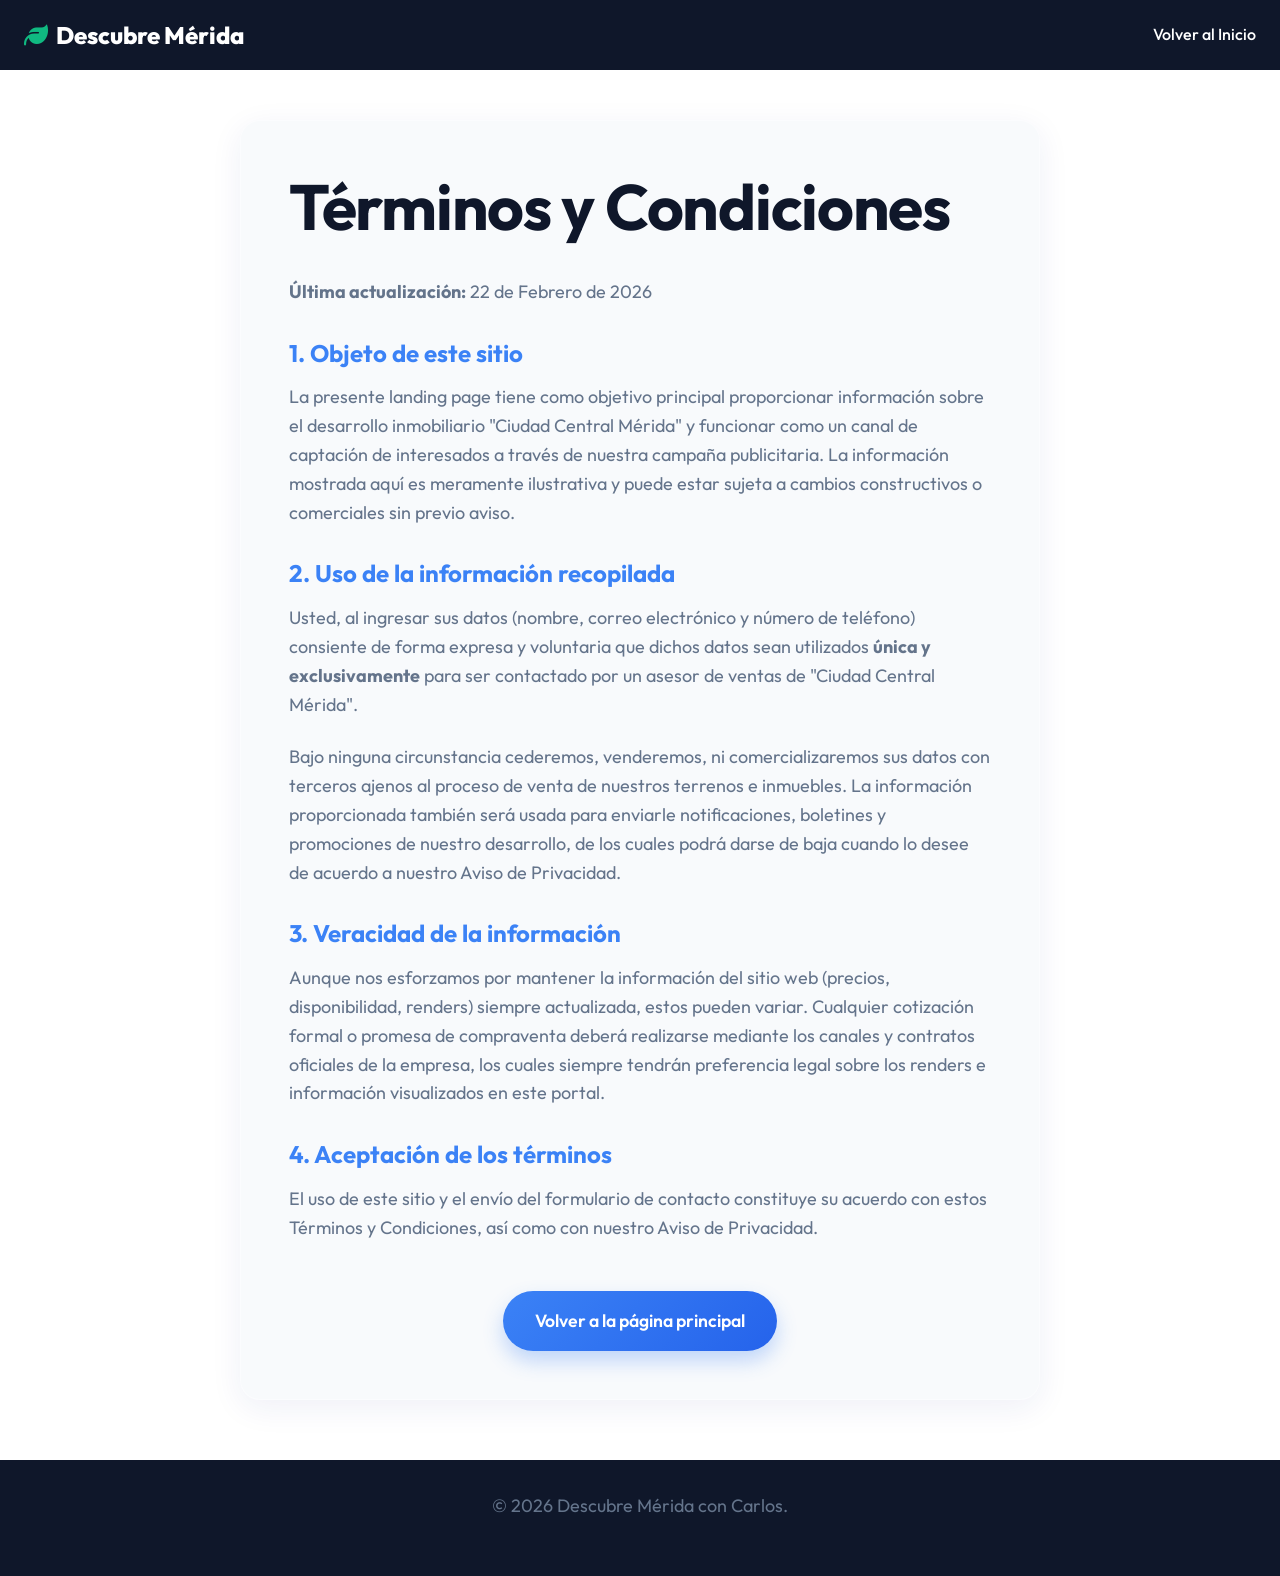
<file: terms.html>
<!doctype html>
<html lang="es">

<head>
  <meta charset="UTF-8" />
  <meta name="viewport" content="width=device-width, initial-scale=1.0" />
  <title>Términos y Condiciones - Descubre Mérida con Carlos</title>
  <link href="https://fonts.googleapis.com/css2?family=Outfit:wght@300;400;500;600;700;800&display=swap"
    rel="stylesheet" />
  <link rel="stylesheet" href="assets/css/styles.css" />
  <link rel="stylesheet" href="https://cdnjs.cloudflare.com/ajax/libs/font-awesome/6.4.0/css/all.min.css" />
</head>

<body>
  <!-- Navigation -->
  <nav class="navbar" style="background: var(--primary)">
    <div class="container">
      <a href="index.html" class="logo">
        <i class="fa-solid fa-leaf" style="color: var(--accent)"></i>
        Descubre Mérida
      </a>
      <ul class="nav-links">
        <li><a href="index.html">Volver al Inicio</a></li>
      </ul>
    </div>
  </nav>

  <!-- Legal Content -->
  <section class="legal-page">
    <div class="container">
      <div class="legal-content glass" style="padding: 3rem; background: var(--background)">
        <h1>Términos y Condiciones</h1>
        <p><strong>Última actualización:</strong> 22 de Febrero de 2026</p>

        <h2>1. Objeto de este sitio</h2>
        <p>
          La presente landing page tiene como objetivo principal proporcionar
          información sobre el desarrollo inmobiliario "Ciudad Central Mérida"
          y funcionar como un canal de captación de interesados a través de
          nuestra campaña publicitaria. La información mostrada aquí es
          meramente ilustrativa y puede estar sujeta a cambios constructivos o
          comerciales sin previo aviso.
        </p>

        <h2>2. Uso de la información recopilada</h2>
        <p>
          Usted, al ingresar sus datos (nombre, correo electrónico y número de
          teléfono) consiente de forma expresa y voluntaria que dichos datos
          sean utilizados <strong>única y exclusivamente</strong> para ser
          contactado por un asesor de ventas de "Ciudad Central Mérida".
        </p>
        <p>
          Bajo ninguna circunstancia cederemos, venderemos, ni
          comercializaremos sus datos con terceros ajenos al proceso de venta
          de nuestros terrenos e inmuebles. La información proporcionada
          también será usada para enviarle notificaciones, boletines y
          promociones de nuestro desarrollo, de los cuales podrá darse de baja
          cuando lo desee de acuerdo a nuestro Aviso de Privacidad.
        </p>

        <h2>3. Veracidad de la información</h2>
        <p>
          Aunque nos esforzamos por mantener la información del sitio web
          (precios, disponibilidad, renders) siempre actualizada, estos pueden
          variar. Cualquier cotización formal o promesa de compraventa deberá
          realizarse mediante los canales y contratos oficiales de la empresa,
          los cuales siempre tendrán preferencia legal sobre los renders e
          información visualizados en este portal.
        </p>

        <h2>4. Aceptación de los términos</h2>
        <p>
          El uso de este sitio y el envío del formulario de contacto
          constituye su acuerdo con estos Términos y Condiciones, así como con
          nuestro Aviso de Privacidad.
        </p>

        <div style="margin-top: 3rem; text-align: center">
          <a href="index.html" class="btn btn-primary">Volver a la página principal</a>
        </div>
      </div>
    </div>
  </section>

  <footer style="padding-top: 2rem">
    <div class="container">
      <div class="footer-bottom" style="border: none; padding-top: 0">
        <p>&copy; 2026 Descubre Mérida con Carlos.</p>
      </div>
    </div>
  </footer>
</body>

</html>
</file>
<file: assets/css/styles.css>
:root {
  --primary: #0f172a;
  /* Deep Slate */
  --secondary: #3b82f6;
  /* Vibrant Blue */
  --accent: #10b981;
  /* Premium Green */
  --background: #f8fafc;
  /* Light Slate */
  --surface: #ffffff;
  --text-main: #1e293b;
  --text-light: #64748b;
  --glass-bg: rgba(255, 255, 255, 0.85);
  --glass-border: rgba(255, 255, 255, 0.4);
  --glass-shadow: 0 8px 32px 0 rgba(31, 38, 135, 0.07);

  --font-main: "Outfit", sans-serif;
}

* {
  margin: 0;
  padding: 0;
  box-sizing: border-box;
}

html {
  scroll-behavior: smooth;
}

body {
  font-family: var(--font-main);
  background-color: var(--background);
  color: var(--text-main);
  line-height: 1.6;
  overflow-x: hidden;
}

/* Typography */
h1,
h2,
h3,
h4 {
  font-weight: 700;
  line-height: 1.2;
}

h1 {
  font-size: clamp(2.5rem, 5vw, 4.5rem);
  letter-spacing: -0.02em;
}

h2 {
  font-size: clamp(2rem, 4vw, 3rem);
  margin-bottom: 1rem;
}

h3 {
  font-size: 1.5rem;
  margin-bottom: 0.75rem;
}

p {
  font-size: 1.125rem;
  color: var(--text-light);
  margin-bottom: 1.5rem;
}

/* Utilities */
.container {
  width: 100%;
  max-width: 1280px;
  margin: 0 auto;
  padding: 0 1.5rem;
}

.section {
  padding: 6rem 0;
}

.text-center {
  text-align: center;
}

/* Buttons */
.btn {
  display: inline-block;
  padding: 1rem 2rem;
  border-radius: 50px;
  font-weight: 600;
  text-decoration: none;
  transition: all 0.3s ease;
  cursor: pointer;
  border: none;
  font-size: 1.1rem;
}

.btn-primary {
  background: linear-gradient(135deg, var(--secondary), #2563eb);
  color: white;
  box-shadow: 0 10px 20px rgba(59, 130, 246, 0.3);
}

.btn-primary:hover {
  transform: translateY(-3px);
  box-shadow: 0 15px 25px rgba(59, 130, 246, 0.4);
}

.btn-outline {
  border: 2px solid white;
  color: white;
  background: transparent;
}

.btn-outline:hover {
  background: white;
  color: var(--primary);
}

/* Glassmorphism Classes */
.glass {
  background: var(--glass-bg);
  backdrop-filter: blur(12px);
  -webkit-backdrop-filter: blur(12px);
  border: 1px solid var(--glass-border);
  box-shadow: var(--glass-shadow);
  border-radius: 20px;
}

/* Navbar */
.navbar {
  position: fixed;
  top: 0;
  width: 100%;
  z-index: 1000;
  padding: 1rem 0;
  transition: all 0.3s ease;
}

.navbar.scrolled {
  background: rgba(255, 255, 255, 0.95);
  backdrop-filter: blur(10px);
  box-shadow: 0 4px 6px rgba(0, 0, 0, 0.05);
  padding: 0.75rem 0;
}

.navbar .container {
  display: flex;
  justify-content: space-between;
  align-items: center;
}

.logo {
  font-size: 1.5rem;
  font-weight: 800;
  color: white;
  text-decoration: none;
  display: flex;
  align-items: center;
  gap: 0.5rem;
}

.navbar.scrolled .logo {
  color: var(--primary);
}

.nav-links {
  display: flex;
  gap: 2rem;
  list-style: none;
}

.nav-links a {
  text-decoration: none;
  color: white;
  font-weight: 500;
  transition: color 0.3s ease;
}

.navbar.scrolled .nav-links a {
  color: var(--text-main);
}

.nav-links a:hover {
  color: var(--accent);
}

.mobile-menu-btn {
  display: none;
  background: none;
  border: none;
  color: white;
  font-size: 1.5rem;
  cursor: pointer;
}

.navbar.scrolled .mobile-menu-btn {
  color: var(--primary);
}

/* Hero Section */
.hero {
  min-height: 100vh;
  display: flex;
  align-items: center;
  position: relative;
  padding-top: 80px;
  background-image: url("../images/ciudad-central-merida-estilo-de-vida-scaled.jpg");
  /* To be generated */
  background-size: cover;
  background-position: center;
  background-attachment: fixed;
  color: white;
}

.hero-overlay {
  position: absolute;
  top: 0;
  left: 0;
  width: 100%;
  height: 100%;
  background: linear-gradient(to right,
      rgba(15, 23, 42, 0.9) 0%,
      rgba(15, 23, 42, 0.4) 100%);
  z-index: 1;
}

.hero .container {
  position: relative;
  z-index: 2;
  max-width: 800px;
  margin: 0;
  /* Align left */
}

.hero h1 {
  margin-bottom: 1.5rem;
}

.hero p {
  color: rgba(255, 255, 255, 0.9);
  font-size: 1.25rem;
  max-width: 600px;
  margin-bottom: 2rem;
}

.hero-buttons {
  display: flex;
  gap: 1rem;
}

/* Features/Benefits */
.features-grid {
  display: grid;
  grid-template-columns: repeat(auto-fit, minmax(250px, 1fr));
  gap: 2rem;
  margin-top: 3rem;
}

.feature-card {
  padding: 2.5rem 2rem;
  text-align: center;
  transition: transform 0.3s ease;
}

.feature-card:hover {
  transform: translateY(-10px);
}

.feature-icon {
  width: 60px;
  height: 60px;
  background: rgba(59, 130, 246, 0.1);
  color: var(--secondary);
  border-radius: 50%;
  display: flex;
  align-items: center;
  justify-content: center;
  font-size: 1.5rem;
  margin: 0 auto 1.5rem;
}

/* Amenities Section */
.amenities {
  background: var(--primary);
  color: white;
}

.amenities p {
  color: rgba(255, 255, 255, 0.7);
}

.amenities-grid {
  display: grid;
  grid-template-columns: repeat(auto-fit, minmax(280px, 1fr));
  gap: 1.5rem;
  margin-top: 4rem;
}

.amenity-card {
  position: relative;
  border-radius: 15px;
  overflow: hidden;
  aspect-ratio: 4/3;
  /* group-hover styling omitted for valid CSS */
}

.amenity-card img {
  width: 100%;
  height: 100%;
  object-fit: cover;
  transition: transform 0.5s ease;
}

.amenity-card:hover img {
  transform: scale(1.1);
}

.amenity-overlay {
  position: absolute;
  inset: 0;
  background: linear-gradient(to top, rgba(0, 0, 0, 0.8) 0%, transparent 60%);
  display: flex;
  align-items: flex-end;
  padding: 1.5rem;
}

.amenity-overlay h4 {
  color: white;
  margin: 0;
  font-size: 1.2rem;
}

/* Location Section */
.location-content {
  display: grid;
  grid-template-columns: 1fr 1fr;
  gap: 4rem;
  align-items: center;
  margin-top: 3rem;
}

.location-img {
  border-radius: 20px;
  width: 100%;
  box-shadow: 0 20px 40px rgba(0, 0, 0, 0.1);
}

.location-list {
  list-style: none;
  margin-top: 2rem;
}

.location-list li {
  display: flex;
  align-items: center;
  gap: 1rem;
  margin-bottom: 1rem;
  font-size: 1.1rem;
}

.location-list i {
  color: var(--accent);
}

/* Contact/Form Section */
.contact-section {
  background: linear-gradient(135deg, #f1f5f9 0%, #e2e8f0 100%);
  position: relative;
  overflow: hidden;
}

.contact-wrap {
  display: grid;
  grid-template-columns: 1.2fr 1fr;
  gap: 4rem;
  align-items: stretch;
}

.contact-form {
  padding: 3rem;
}

.form-group {
  margin-bottom: 1.5rem;
}

.form-group label {
  display: block;
  margin-bottom: 0.5rem;
  font-weight: 500;
  color: var(--text-main);
}

.form-control {
  width: 100%;
  padding: 1rem 1.5rem;
  border: 1px solid rgba(0, 0, 0, 0.1);
  border-radius: 10px;
  background: rgba(255, 255, 255, 0.9);
  font-family: inherit;
  font-size: 1rem;
  transition: all 0.3s ease;
}

.form-control:focus {
  outline: none;
  border-color: var(--secondary);
  box-shadow: 0 0 0 4px rgba(59, 130, 246, 0.1);
}

/* Advisor Slider */
.advisor-slider {
  position: relative;
  width: 100%;
  height: 100%;
  border-radius: 0 20px 20px 0;
  overflow: hidden;
  min-height: 400px;
}

.slider-img {
  position: absolute;
  top: 0;
  left: 0;
  width: 100%;
  height: 100%;
  opacity: 0;
  transition: opacity 1s ease-in-out;
  z-index: 1;
}

.advisor-img {
  width: 100%;
  height: 100%;
  object-fit: cover;
  object-position: top center;
}

.advisor-info {
  position: absolute;
  bottom: 0;
  left: 0;
  width: 100%;
  background: rgba(15, 23, 42, 0.85);
  color: white;
  padding: 1rem;
  text-align: center;
  z-index: 10;
  backdrop-filter: blur(4px);
}

.advisor-info strong {
  color: var(--accent);
  font-size: 1.1rem;
  display: block;
  margin-bottom: 0.2rem;
}

.slider-img.active {
  opacity: 1;
  z-index: 2;
}

#javier-img {
  position: absolute;
  height: 85%;
  width: auto;
  max-width: 90%;
  left: 50%;
  top: 5%;
  transform: translateX(-50%);
  object-fit: contain;
  object-position: bottom center;
  border-radius: 10px;
  -webkit-box-reflect: below 0px linear-gradient(to bottom, rgba(0, 0, 0, 0.4) 0%, transparent 15%);
}

/* Legal Pages Standard Layout */
.legal-page {
  padding-top: 120px;
  padding-bottom: 60px;
  background: white;
}

.legal-content {
  max-width: 800px;
  margin: 0 auto;
}

.legal-content h1 {
  margin-bottom: 2rem;
  color: var(--primary);
}

.legal-content h2 {
  font-size: 1.5rem;
  margin-top: 2rem;
  margin-bottom: 1rem;
  color: var(--secondary);
}

/* Footer */
footer {
  background: var(--primary);
  color: white;
  padding: 4rem 0 2rem;
}

.footer-grid {
  display: grid;
  grid-template-columns: repeat(auto-fit, minmax(200px, 1fr));
  gap: 3rem;
  margin-bottom: 3rem;
}

.footer-col h4 {
  margin-bottom: 1.5rem;
  color: white;
}

.footer-links {
  list-style: none;
}

.footer-links li {
  margin-bottom: 0.75rem;
}

.footer-links a {
  color: rgba(255, 255, 255, 0.7);
  text-decoration: none;
  transition: color 0.3s ease;
}

.footer-links a:hover {
  color: white;
}

.footer-bottom {
  text-align: center;
  padding-top: 2rem;
  border-top: 1px solid rgba(255, 255, 255, 0.1);
  color: rgba(255, 255, 255, 0.5);
  font-size: 0.9rem;
}

/* Pricing Section */
.pricing-grid {
  display: grid;
  grid-template-columns: repeat(auto-fit, minmax(300px, 1fr));
  gap: 2.5rem;
  margin-top: 3rem;
  align-items: center;
}

.pricing-card {
  padding: 3rem 2rem;
  border-radius: 20px;
  text-align: center;
  transition: all 0.4s cubic-bezier(0.175, 0.885, 0.32, 1.275);
  position: relative;
  overflow: hidden;
  display: flex;
  flex-direction: column;
  height: 100%;
}

.pricing-card:hover {
  transform: translateY(-15px);
  box-shadow: 0 20px 40px rgba(59, 130, 246, 0.15);
}

.pricing-card.highlighted {
  border: 2px solid var(--secondary);
  transform: scale(1.05);
  box-shadow: 0 15px 35px rgba(59, 130, 246, 0.1);
}

.pricing-card.highlighted:hover {
  transform: scale(1.05) translateY(-10px);
}

.pricing-header {
  margin-bottom: 1rem;
}

.pricing-badge {
  display: inline-block;
  font-size: 0.85rem;
  font-weight: 700;
  letter-spacing: 1px;
  color: var(--text-light);
  margin-bottom: 0.5rem;
}

.pricing-badge.highlighted-text {
  color: var(--secondary);
}

.pricing-card h3 {
  font-size: 2.5rem;
  margin-bottom: 0;
  color: var(--primary);
}

.pricing-card h3.highlighted-text {
  color: var(--secondary);
}

.pricing-details {
  margin: 1.5rem 0 2rem;
  flex-grow: 1;
}

.price-label {
  font-size: 0.9rem;
  color: var(--text-light);
  margin-bottom: 0.2rem;
}

.price-value,
.monthly-value,
.financing-value {
  font-size: 1.8rem;
  color: var(--primary);
  margin-bottom: 0;
}

.price-value .currency,
.monthly-value .currency {
  font-size: 1rem;
  vertical-align: super;
  margin-left: 0.2rem;
  color: var(--text-light);
}

.divider {
  height: 1px;
  background: rgba(0, 0, 0, 0.05);
  margin: 1rem auto;
  width: 50%;
}

.pricing-action {
  margin-top: auto;
}

.pricing-btn {
  width: 100%;
  font-weight: 700;
  padding: 1.2rem;
}

/* Scroll Animations */
.reveal {
  opacity: 0;
  transform: translateY(30px);
  transition: all 0.8s ease-out;
}

.reveal.active {
  opacity: 1;
  transform: translateY(0);
}

/* Responsive */
@media (max-width: 900px) {

  .location-content,
  .contact-wrap {
    display: flex;
    flex-direction: column;
  }

  .contact-wrap .contact-form {
    order: 1;
    /* Form first on mobile */
  }

  .contact-wrap .contact-info {
    order: 2;
    /* Image second on mobile */
    width: 100%;
  }

  .advisor-slider {
    border-radius: 20px;
    min-height: 450px;
  }
}

@media (max-width: 768px) {
  .nav-links {
    position: absolute;
    top: 100%;
    left: 0;
    width: 100%;
    background: white;
    flex-direction: column;
    padding: 2rem;
    box-shadow: 0 10px 20px rgba(0, 0, 0, 0.1);
    clip-path: circle(0% at 100% 0);
    transition: all 0.4s ease-out;
    gap: 1.5rem;
  }

  .nav-links.active {
    clip-path: circle(150% at 100% 0);
  }

  .nav-links a {
    color: var(--text-main);
    font-size: 1.2rem;
  }

  .mobile-menu-btn {
    display: block;
  }

  .hero h1 {
    font-size: 2.5rem;
  }

  .hero-buttons {
    flex-direction: column;
  }
}
</file>
